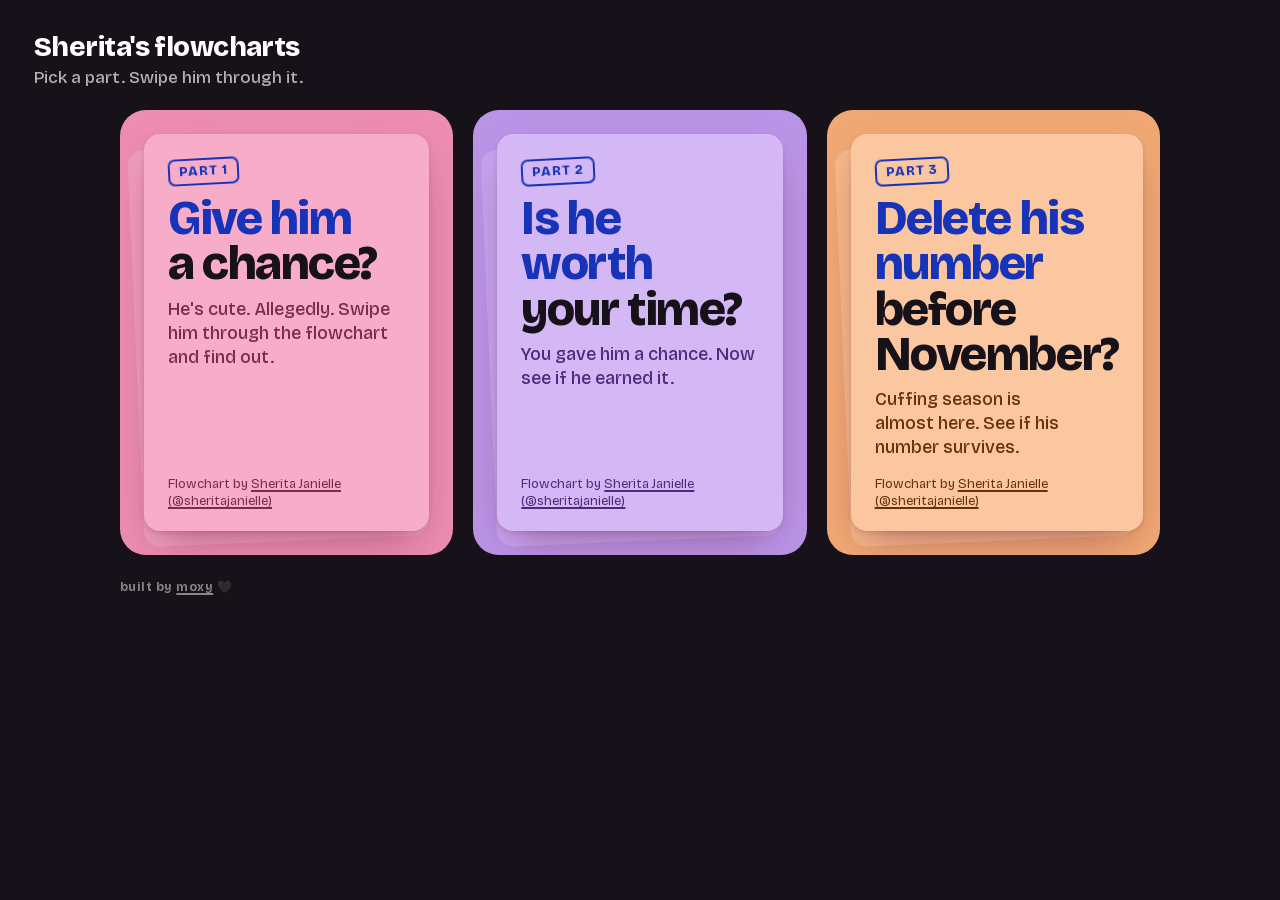
<file: index.html>
<!doctype html>
<html lang="en" class="index">
<head>
  <meta charset="utf-8">
  <meta name="viewport" content="width=device-width, initial-scale=1, viewport-fit=cover">
  <title>Sherita's flowcharts</title>
  <meta name="description" content="Sherita Janielle's dating flowcharts, one swipe at a time. Part 1: should you give him a chance? Part 2: is he worth your time? Part 3: should you delete his number before November?">
  <meta name="theme-color" content="#17111a">
  <meta name="color-scheme" content="dark">
  <meta property="og:title" content="Sherita's flowcharts">
  <meta property="og:description" content="Sherita Janielle's dating flowcharts, one swipe at a time. Part 1: should you give him a chance? Part 2: is he worth your time? Part 3: should you delete his number before November?">
  <meta property="og:type" content="website">
  <link rel="icon" href="data:image/svg+xml,%3Csvg xmlns='http://www.w3.org/2000/svg' viewBox='0 0 64 64'%3E%3Crect width='64' height='64' rx='8' fill='%2317111a'/%3E%3Ctext x='32' y='46' font-family='Arial, sans-serif' font-size='40' font-weight='800' text-anchor='middle' fill='%23f7acc7'%3E%3F%3C/text%3E%3C/svg%3E">
  <link rel="preload" href="fonts/BricolageGrotesque-latin.woff2" as="font" type="font/woff2" crossorigin>
  <link rel="stylesheet" href="style.css">
  <link rel="stylesheet" href="index.css">
</head>
<body class="index">
  <div class="index-page" data-theme="pink">
  <a class="skip" href="#parts">Skip to the parts</a>

  <header class="masthead">
    <h1>Sherita's flowcharts</h1>
    <p>Pick a part. Swipe him through it.</p>
  </header>

  <!--
    One panel per part. To add another part: make a folder (part-slug/) with its own
    index.html + deck.js like the others, then copy a <li> below and change
    the part number, the title, the lede, the href. Give it data-theme="..." if it has its own colour in
    style.css; leave the attribute off for pink.
  -->
  <ol class="parts" id="parts">
    <li class="panel">
      <article class="mini">
        <span class="part">Part 1</span>
        <h2 class="title"><a href="give-him-a-chance/">Give him <em>a chance?</em></a></h2>
        <p class="lede">He's cute. Allegedly. Swipe him through the flowchart and find out.</p>
        <p class="credit">Flowchart by <a href="https://www.instagram.com/sheritajanielle/" rel="noopener">Sherita Janielle (@sheritajanielle)</a></p>
      </article>
    </li>
    <li class="panel" data-theme="lilac">
      <article class="mini">
        <span class="part">Part 2</span>
        <h2 class="title"><a href="worth-your-time/">Is he worth <em>your time?</em></a></h2>
        <p class="lede">You gave him a chance. Now see if he earned it.</p>
        <p class="credit">Flowchart by <a href="https://www.instagram.com/sheritajanielle/" rel="noopener">Sherita Janielle (@sheritajanielle)</a></p>
      </article>
    </li>
    <li class="panel" data-theme="apricot">
      <article class="mini">
        <span class="part">Part 3</span>
        <h2 class="title"><a href="delete-his-number/">Delete his number <em>before November?</em></a></h2>
        <p class="lede">Cuffing season is almost here. See if his number survives.</p>
        <p class="credit">Flowchart by <a href="https://www.instagram.com/sheritajanielle/" rel="noopener">Sherita Janielle (@sheritajanielle)</a></p>
      </article>
    </li>
  </ol>

  <footer class="colophon">
    <p class="credit"><span class="byline">built by <a href="https://github.com/MockSea" rel="noopener">Moxy</a> 🖤</span></p>
  </footer>

  <noscript>
    <p class="noscript-note">The parts open without JavaScript; the decks inside need it to deal the cards.</p>
  </noscript>

  </div>
  <script src="index.js" defer></script>
</body>
</html>
</file>
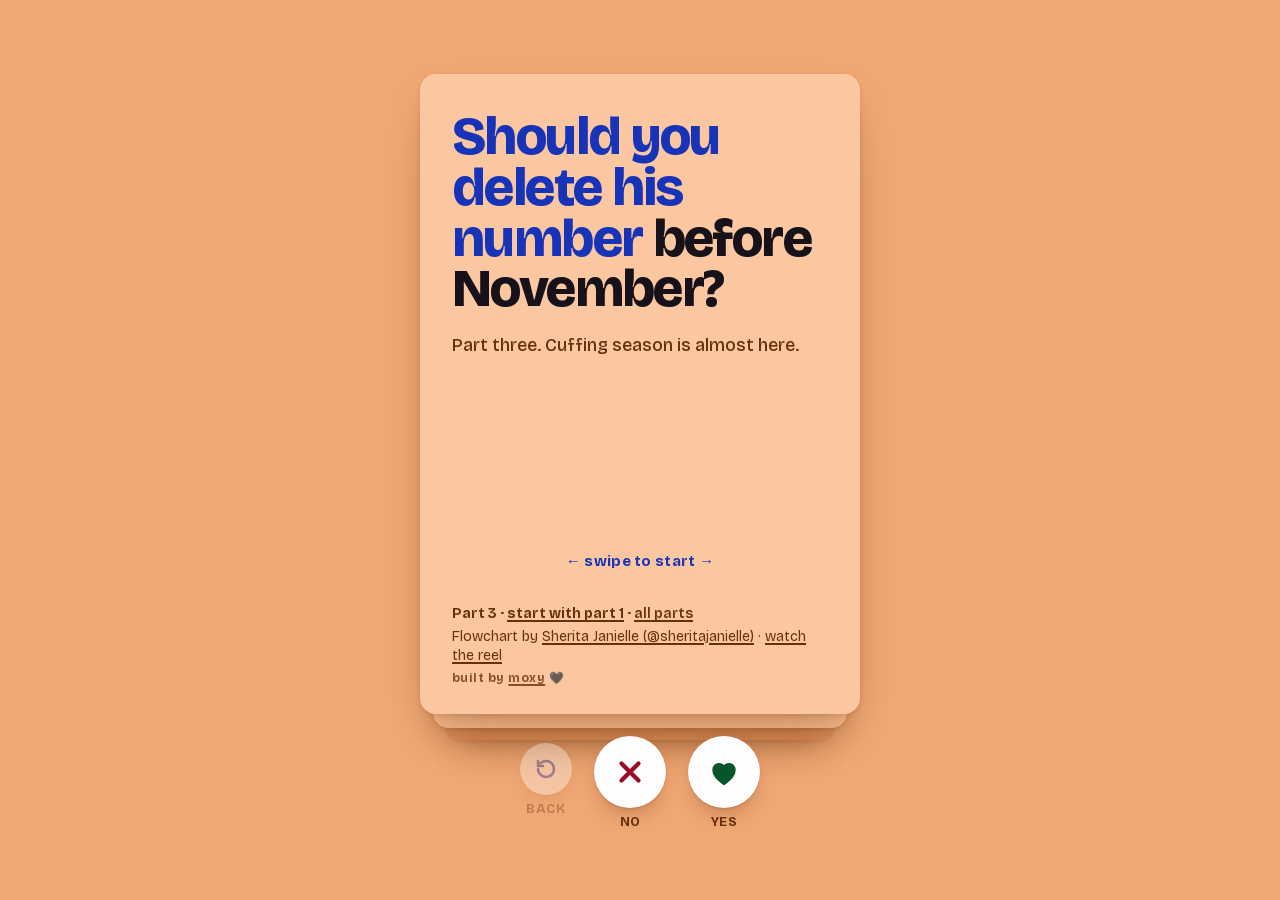
<file: delete-his-number/index.html>
<!doctype html>
<html lang="en" data-theme="apricot">
<head>
  <meta charset="utf-8">
  <meta name="viewport" content="width=device-width, initial-scale=1, viewport-fit=cover">
  <title>Should you delete his number before November?</title>
  <meta name="description" content="Part three. Cuffing season is almost here. Swipe him through Sherita Janielle's flowchart and find out if his number makes it to November.">
  <meta name="theme-color" content="#f0a874">
  <meta name="color-scheme" content="light">
  <meta property="og:title" content="Should you delete his number before November?">
  <meta property="og:description" content="Part three. Cuffing season is almost here. Swipe him through Sherita Janielle's flowchart and find out if his number makes it to November.">
  <meta property="og:type" content="website">
  <link rel="icon" href="data:image/svg+xml,%3Csvg xmlns='http://www.w3.org/2000/svg' viewBox='0 0 64 64'%3E%3Crect width='64' height='64' rx='8' fill='%23fbc7a0'/%3E%3Ctext x='32' y='46' font-family='Arial, sans-serif' font-size='40' font-weight='800' text-anchor='middle' fill='%231733b8'%3E%3F%3C/text%3E%3C/svg%3E">
  <link rel="preload" href="../fonts/BricolageGrotesque-latin.woff2" as="font" type="font/woff2" crossorigin>
  <link rel="stylesheet" href="../style.css">
  <link rel="stylesheet" href="../index.css">
</head>
<body>
  <a class="skip" href="#card">Skip to the question</a>

  <div class="app" id="app" data-screen="start">
    <div class="col">
      <main class="deck" id="deck">
        <div class="under under-2" aria-hidden="true"></div>
        <div class="under under-1" aria-hidden="true"></div>
        <section class="card start" id="card" tabindex="-1" aria-live="polite"></section>
      </main>

      <div class="dock" id="dock">
        <button class="act rewind" id="back" type="button" disabled>
          <span class="disc"><svg viewBox="0 0 24 24" fill="none" stroke="currentColor" stroke-width="2.5" stroke-linecap="round" stroke-linejoin="round" aria-hidden="true"><path d="M4 12a8 8 0 1 0 2.3-5.7"/><path d="M4 4v5h5"/></svg></span>
          <span class="word">Back</span>
        </button>
        <button class="act no" id="act-no" type="button">
          <span class="disc"><svg viewBox="0 0 24 24" fill="none" stroke="currentColor" stroke-width="3" stroke-linecap="round" stroke-linejoin="round" aria-hidden="true"><path d="M6 6l12 12M18 6L6 18"/></svg></span>
          <span class="word">No</span>
        </button>
        <button class="act yes" id="act-yes" type="button">
          <span class="disc"><svg viewBox="0 0 24 24" fill="currentColor" stroke="currentColor" stroke-width="1.5" stroke-linejoin="round" aria-hidden="true"><path d="M12 20.5s-7.5-4.6-7.5-10A4.2 4.2 0 0 1 12 8a4.2 4.2 0 0 1 7.5 2.5c0 5.4-7.5 10-7.5 10z"/></svg></span>
          <span class="word">Yes</span>
        </button>
      </div>
    </div>
  </div>

  <noscript>
    <div class="noscript">
      <p>This needs JavaScript to deal the cards. Part three of the flowchart is by <a href="https://www.instagram.com/sheritajanielle/">Sherita Janielle (@sheritajanielle)</a>, in <a href="https://www.instagram.com/reel/DehulYnvT7W/">this reel</a>. Part one is <a href="../give-him-a-chance/">here</a>, part two is <a href="../worth-your-time/">here</a>, and <a href="../">all the parts</a> are here.</p>
    </div>
  </noscript>

  <script src="deck.js" defer></script>
  <script src="../app.js" defer></script>
  <script src="../index.js" defer></script>
</body>
</html>
</file>
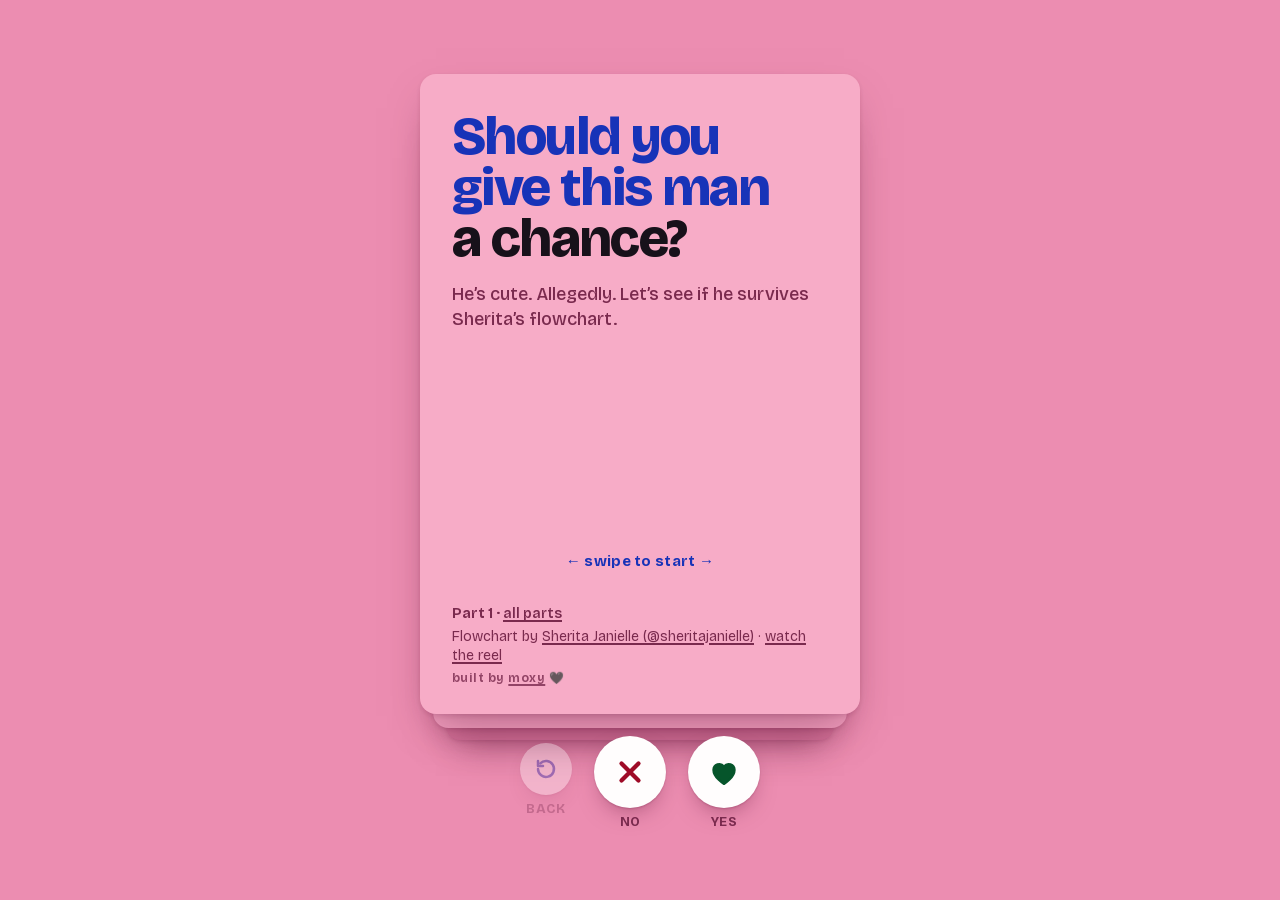
<file: give-him-a-chance/index.html>
<!doctype html>
<html lang="en">
<head>
  <meta charset="utf-8">
  <meta name="viewport" content="width=device-width, initial-scale=1, viewport-fit=cover">
  <title>Should you give this man a chance?</title>
  <meta name="description" content="He's cute. Allegedly. Swipe him through Sherita Janielle's flowchart and find out.">
  <meta name="theme-color" content="#ec8db1">
  <meta name="color-scheme" content="light">
  <meta property="og:title" content="Should you give this man a chance?">
  <meta property="og:description" content="He's cute. Allegedly. Swipe him through Sherita Janielle's flowchart and find out.">
  <meta property="og:type" content="website">
  <link rel="icon" href="data:image/svg+xml,%3Csvg xmlns='http://www.w3.org/2000/svg' viewBox='0 0 64 64'%3E%3Crect width='64' height='64' rx='8' fill='%23f7acc7'/%3E%3Ctext x='32' y='46' font-family='Arial, sans-serif' font-size='40' font-weight='800' text-anchor='middle' fill='%231733b8'%3E%3F%3C/text%3E%3C/svg%3E">
  <link rel="preload" href="../fonts/BricolageGrotesque-latin.woff2" as="font" type="font/woff2" crossorigin>
  <link rel="stylesheet" href="../style.css">
  <link rel="stylesheet" href="../index.css">
</head>
<body>
  <a class="skip" href="#card">Skip to the question</a>

  <div class="app" id="app" data-screen="start">
    <div class="col">
      <main class="deck" id="deck">
        <div class="under under-2" aria-hidden="true"></div>
        <div class="under under-1" aria-hidden="true"></div>
        <section class="card start" id="card" tabindex="-1" aria-live="polite"></section>
      </main>

      <div class="dock" id="dock">
        <button class="act rewind" id="back" type="button" disabled>
          <span class="disc"><svg viewBox="0 0 24 24" fill="none" stroke="currentColor" stroke-width="2.5" stroke-linecap="round" stroke-linejoin="round" aria-hidden="true"><path d="M4 12a8 8 0 1 0 2.3-5.7"/><path d="M4 4v5h5"/></svg></span>
          <span class="word">Back</span>
        </button>
        <button class="act no" id="act-no" type="button">
          <span class="disc"><svg viewBox="0 0 24 24" fill="none" stroke="currentColor" stroke-width="3" stroke-linecap="round" stroke-linejoin="round" aria-hidden="true"><path d="M6 6l12 12M18 6L6 18"/></svg></span>
          <span class="word">No</span>
        </button>
        <button class="act yes" id="act-yes" type="button">
          <span class="disc"><svg viewBox="0 0 24 24" fill="currentColor" stroke="currentColor" stroke-width="1.5" stroke-linejoin="round" aria-hidden="true"><path d="M12 20.5s-7.5-4.6-7.5-10A4.2 4.2 0 0 1 12 8a4.2 4.2 0 0 1 7.5 2.5c0 5.4-7.5 10-7.5 10z"/></svg></span>
          <span class="word">Yes</span>
        </button>
      </div>
    </div>
  </div>

  <noscript>
    <div class="noscript">
      <p>This needs JavaScript to deal the cards. The flowchart itself is by <a href="https://www.instagram.com/sheritajanielle/">Sherita Janielle (@sheritajanielle)</a>, in <a href="https://www.instagram.com/reel/DeKs-qdvu4l/">this reel</a>. <a href="../">All the parts</a> are here.</p>
    </div>
  </noscript>

  <script src="deck.js" defer></script>
  <script src="../app.js" defer></script>
  <script src="../index.js" defer></script>
</body>
</html>
</file>
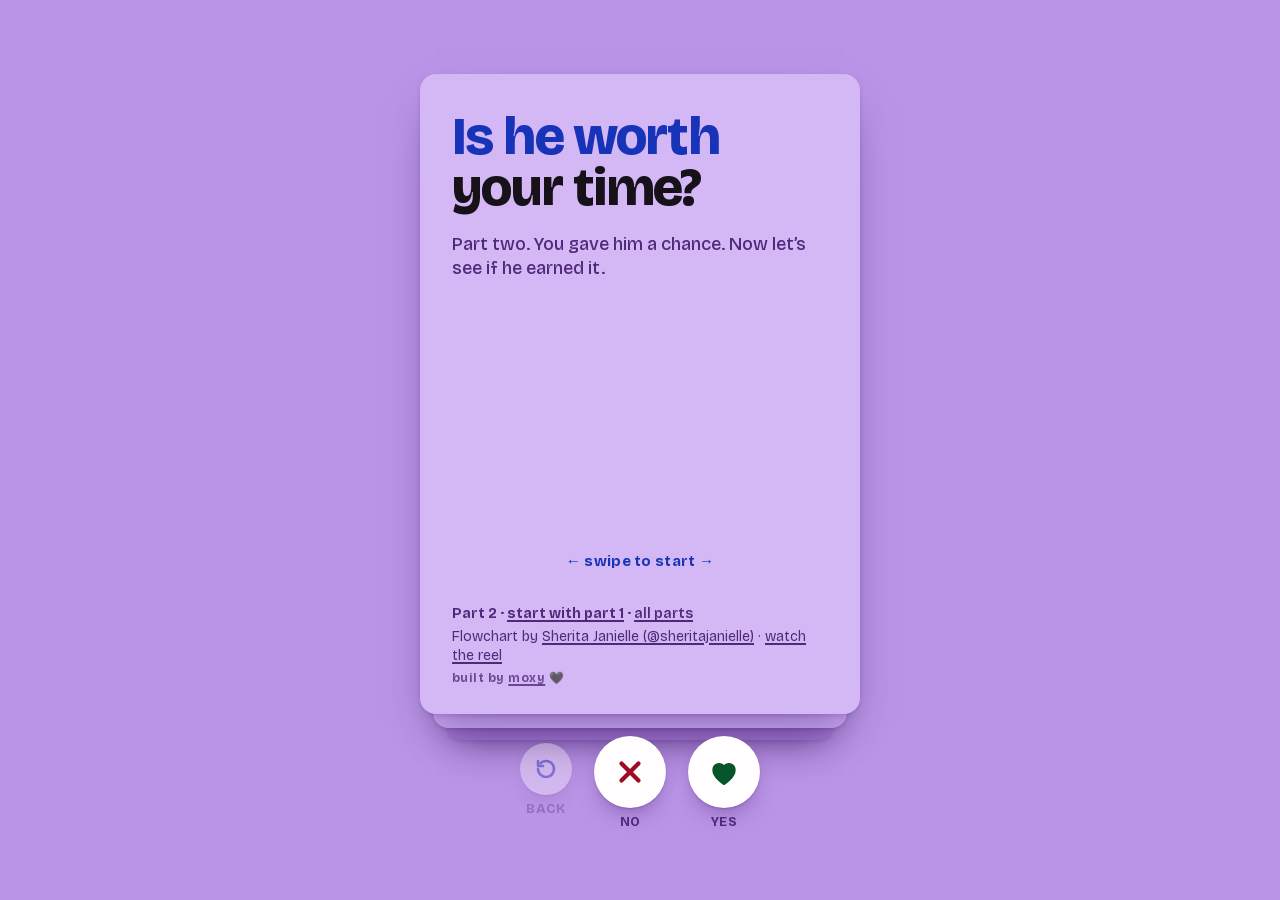
<file: worth-your-time/index.html>
<!doctype html>
<html lang="en" data-theme="lilac">
<head>
  <meta charset="utf-8">
  <meta name="viewport" content="width=device-width, initial-scale=1, viewport-fit=cover">
  <title>Is he worth your time?</title>
  <meta name="description" content="Part two. You gave him a chance. Now swipe him through Sherita Janielle's follow-up flowchart and see if he earned it.">
  <meta name="theme-color" content="#ba94e6">
  <meta name="color-scheme" content="light">
  <meta property="og:title" content="Is he worth your time?">
  <meta property="og:description" content="Part two. You gave him a chance. Now swipe him through Sherita Janielle's follow-up flowchart and see if he earned it.">
  <meta property="og:type" content="website">
  <link rel="icon" href="data:image/svg+xml,%3Csvg xmlns='http://www.w3.org/2000/svg' viewBox='0 0 64 64'%3E%3Crect width='64' height='64' rx='8' fill='%23d4b7f5'/%3E%3Ctext x='32' y='46' font-family='Arial, sans-serif' font-size='40' font-weight='800' text-anchor='middle' fill='%231733b8'%3E%3F%3C/text%3E%3C/svg%3E">
  <link rel="preload" href="../fonts/BricolageGrotesque-latin.woff2" as="font" type="font/woff2" crossorigin>
  <link rel="stylesheet" href="../style.css">
  <link rel="stylesheet" href="../index.css">
</head>
<body>
  <a class="skip" href="#card">Skip to the question</a>

  <div class="app" id="app" data-screen="start">
    <div class="col">
      <main class="deck" id="deck">
        <div class="under under-2" aria-hidden="true"></div>
        <div class="under under-1" aria-hidden="true"></div>
        <section class="card start" id="card" tabindex="-1" aria-live="polite"></section>
      </main>

      <div class="dock" id="dock">
        <button class="act rewind" id="back" type="button" disabled>
          <span class="disc"><svg viewBox="0 0 24 24" fill="none" stroke="currentColor" stroke-width="2.5" stroke-linecap="round" stroke-linejoin="round" aria-hidden="true"><path d="M4 12a8 8 0 1 0 2.3-5.7"/><path d="M4 4v5h5"/></svg></span>
          <span class="word">Back</span>
        </button>
        <button class="act no" id="act-no" type="button">
          <span class="disc"><svg viewBox="0 0 24 24" fill="none" stroke="currentColor" stroke-width="3" stroke-linecap="round" stroke-linejoin="round" aria-hidden="true"><path d="M6 6l12 12M18 6L6 18"/></svg></span>
          <span class="word">No</span>
        </button>
        <button class="act yes" id="act-yes" type="button">
          <span class="disc"><svg viewBox="0 0 24 24" fill="currentColor" stroke="currentColor" stroke-width="1.5" stroke-linejoin="round" aria-hidden="true"><path d="M12 20.5s-7.5-4.6-7.5-10A4.2 4.2 0 0 1 12 8a4.2 4.2 0 0 1 7.5 2.5c0 5.4-7.5 10-7.5 10z"/></svg></span>
          <span class="word">Yes</span>
        </button>
      </div>
    </div>
  </div>

  <noscript>
    <div class="noscript">
      <p>This needs JavaScript to deal the cards. Part two of the flowchart is by <a href="https://www.instagram.com/sheritajanielle/">Sherita Janielle (@sheritajanielle)</a>, in <a href="https://www.instagram.com/reel/DeSKNONvs7q/">this reel</a>. Part one is <a href="../give-him-a-chance/">here</a>, and <a href="../">all the parts</a> are here.</p>
    </div>
  </noscript>

  <script src="deck.js" defer></script>
  <script src="../app.js" defer></script>
  <script src="../index.js" defer></script>
</body>
</html>
</file>
<file: style.css>
/* A deck of profile cards on her pink ground. One card at a time, the next
   two peeking from underneath, a dock of round buttons below. */

@font-face {
  font-family: 'Bricolage';
  src: url('fonts/BricolageGrotesque-latin.woff2') format('woff2');
  font-weight: 200 800;
  font-stretch: 75% 100%;
  font-display: swap;
}

:root, [data-theme="pink"] {
  --ground: #ec8db1;
  --ground-deep: #d9759d;
  --paper: #f7acc7;
  --paper-under: #f09dbd;
  --board: #f8f9f7;
  --ink: #17111a;
  --ink-soft: #7a2a4e;
  --blue: #1733b8;
  --red: #9e0b27;
  --green: #06552b;
  --white: #fffdfd;
  --shade: 90, 15, 50; /* the shadow tint, an rgb triple */
  --radius: 16px;
  --card-shadow: 0 18px 40px -16px rgba(var(--shade), .5), 0 2px 6px -2px rgba(var(--shade), .25);
  --ease: cubic-bezier(0.16, 1, 0.3, 1);
  --fly: 420ms;
  --snap: 320ms;
  --dock-h: 112px;
  color-scheme: light;
}

/* Each part has a colour. Pink is the default above; a deck picks another
   family with data-theme on <html>, and the index puts the same attribute on
   that part's panel. Ink and the marker set (blue, green, red) stay the same,
   so check them against the new paper: all five text colours clear WCAG AA. */
[data-theme="lilac"] {
  --ground: #ba94e6;
  --ground-deep: #a479d5;
  --paper: #d4b7f5;
  --paper-under: #c7a4ef;
  --ink-soft: #4f297a;
  --shade: 50, 15, 90;
}
[data-theme="apricot"] {
  --ground: #f0a874;
  --ground-deep: #e0905a;
  --paper: #fbc7a0;
  --paper-under: #f6b88a;
  --ink-soft: #6a2f0c;
  --shade: 110, 50, 15;
}

*, *::before, *::after { box-sizing: border-box; }

html, body {
  margin: 0;
  overflow-x: clip;
  background: var(--ground);
}

body {
  color: var(--ink);
  font-family: 'Bricolage', 'Helvetica Neue', Arial, sans-serif;
  font-size: 17px;
  line-height: 1.35;
  -webkit-font-smoothing: antialiased;
  -webkit-tap-highlight-color: transparent;
}

::selection { background: var(--blue); color: var(--white); }
:focus-visible { outline: 3px solid var(--blue); outline-offset: 3px; border-radius: 6px; }
a { color: inherit; text-decoration-thickness: 1.5px; text-underline-offset: 2px; }
a:hover { color: var(--blue); }

.skip {
  position: absolute;
  left: 12px;
  top: -60px;
  z-index: 10;
  padding: 10px 14px;
  background: var(--ink);
  color: var(--white);
  border-radius: 8px;
}
.skip:focus { top: 12px; }

/* ---- app shell ---------------------------------------------------------- */

.app {
  height: 100dvh;
  overflow: hidden;
  background: var(--ground);
  padding: max(12px, env(safe-area-inset-top)) max(16px, env(safe-area-inset-right))
    max(12px, env(safe-area-inset-bottom)) max(16px, env(safe-area-inset-left));
  display: flex;
  justify-content: center;
}

.col {
  width: 100%;
  max-width: 440px;
  display: flex;
  flex-direction: column;
  min-height: 0;
}

.deck {
  position: relative;
  flex: 1;
  min-height: 0;
  --p: 0;
}

.under {
  position: absolute;
  inset: 0;
  border-radius: var(--radius);
  background: var(--paper-under);
  transform-origin: 50% 100%;
  box-shadow: var(--card-shadow);
}
.under-1 { transform: translateY(calc(14px * (1 - var(--p)))) scale(calc(.94 + .06 * var(--p))); }
.under-2 { transform: translateY(calc(26px - 12px * var(--p))) scale(calc(.88 + .06 * var(--p))); background: var(--ground-deep); opacity: .9; }
.deck.snapping .under,
.deck.flying .under { transition: transform var(--snap) var(--ease); }

.card {
  position: absolute;
  inset: 0;
  display: flex;
  flex-direction: column;
  padding: 24px 24px 20px;
  border-radius: var(--radius);
  background: var(--paper);
  box-shadow: var(--card-shadow);
  overflow: hidden;
  touch-action: pinch-zoom;
  user-select: none;
  -webkit-user-select: none;
  cursor: grab;
  will-change: transform;
  --yes: 0;
  --no: 0;
}
.card.result { cursor: auto; touch-action: auto; user-select: text; -webkit-user-select: text; }
.card.dragging { cursor: grabbing; transition: none; }
.card.snapping { transition: transform var(--snap) var(--ease), --yes var(--snap), --no var(--snap); }
.card.flying { transition: transform var(--fly) cubic-bezier(.3, .7, .4, 1); }
.card.settle { animation: settle 400ms var(--ease); }
.card.from-left { transform: translate(-130%, 0) rotate(-24deg); }
.card.from-right { transform: translate(130%, 0) rotate(24deg); }
.card.returning { transition: transform var(--fly) var(--ease); transform: none; }

@keyframes settle {
  from { transform: translateY(18px) scale(.97); opacity: .6; }
  to { transform: none; opacity: 1; }
}

.spacer { flex: 1; }

/* ---- type ----------------------------------------------------------------- */

h1 { margin: 0; }
h1:focus-visible { outline: none; }

.title {
  font-size: clamp(38px, 11vw, 54px);
  line-height: .94;
  font-weight: 800;
  font-stretch: 90%;
  letter-spacing: -0.03em;
  color: var(--blue);
  text-wrap: balance;
  margin-top: 6px;
}
.title em { font-style: normal; color: var(--ink); }

.nudge {
  margin: 0 0 14px;
  text-align: center;
  font-size: 15px;
  font-weight: 700;
  letter-spacing: .02em;
  color: var(--blue);
  animation: nudge 1.6s ease-in-out infinite;
}
.nudge::before { content: '← '; }
.nudge::after { content: ' →'; }
@keyframes nudge {
  0%, 100% { transform: translateX(0); }
  25% { transform: translateX(-8px); }
  75% { transform: translateX(8px); }
}
@media (prefers-reduced-motion: reduce) { .nudge { animation: none; } }

.lede {
  margin: 18px 0 0;
  font-size: 18px;
  font-weight: 500;
  color: var(--ink-soft);
  max-width: 34ch;
  text-wrap: pretty;
}

.marks {
  list-style: none;
  margin: 0 0 22px;
  padding: 0;
  display: grid;
  grid-template-columns: repeat(var(--n, 8), 1fr);
  gap: 5px;
}
.marks li { height: 5px; border-radius: 3px; background: rgba(23, 17, 26, .14); }
.marks li.done { background: var(--ink); }
.marks li.now { background: var(--blue); }

.card.question .spacer.top { flex: .8; }
.card.question .spacer { flex: 1.2; }

.note {
  margin: 16px 0 0;
  font-size: 17px;
  line-height: 1.3;
  font-weight: 600;
  color: var(--ink-soft);
  max-width: 34ch;
  text-wrap: pretty;
}
.note cite { display: block; margin-top: 4px; font-size: 13px; font-style: normal; font-weight: 600; opacity: .8; }

.q {
  font-size: clamp(34px, 9.6vw, 46px);
  line-height: 1;
  font-weight: 800;
  font-stretch: 88%;
  letter-spacing: -0.03em;
  color: var(--blue);
  text-wrap: balance;
}

/* The ink stamp that comes up as the card moves. */
.stamp {
  position: absolute;
  top: 22px;
  padding: 4px 12px 2px;
  border: 4px solid currentColor;
  border-radius: 8px;
  font-size: 40px;
  line-height: 1;
  font-weight: 800;
  font-stretch: 80%;
  letter-spacing: 0.02em;
  text-transform: uppercase;
  pointer-events: none;
}
.stamp.yes { left: 18px; color: var(--green); transform: rotate(-16deg); opacity: var(--yes); }
.stamp.no { right: 18px; color: var(--red); transform: rotate(16deg); opacity: var(--no); }

/* ---- dock ------------------------------------------------------------------ */

.dock {
  /* Route opacity creates a stacking context even at opacity:1. Keep the
     live dock in that same paint order so card shadows cannot pop over it. */
  isolation: isolate;
  height: var(--dock-h);
  flex: none;
  display: flex;
  justify-content: center;
  align-items: flex-start;
  gap: 22px;
  padding-top: 22px;
}

.act {
  appearance: none;
  border: 0;
  padding: 0;
  background: none;
  font: inherit;
  color: var(--ink);
  display: flex;
  flex-direction: column;
  align-items: center;
  gap: 6px;
  cursor: pointer;
  transition: transform 180ms var(--ease), opacity 180ms;
}
.act .disc {
  width: 72px;
  height: 72px;
  border-radius: 50%;
  background: var(--white);
  box-shadow: 0 10px 24px -10px rgba(var(--shade), .55), 0 1px 2px rgba(var(--shade), .2);
  display: grid;
  place-items: center;
  transition: transform 180ms var(--ease), background 180ms;
}
.act .disc svg { width: 34px; height: 34px; }
.act .word { font-size: 13px; font-weight: 700; letter-spacing: 0.02em; text-transform: uppercase; color: var(--ink-soft); }
.act.no .disc { color: var(--red); }
.act.yes .disc { color: var(--green); }
.act.rewind { align-self: center; }
.act.rewind .disc { width: 52px; height: 52px; color: var(--blue); }
.act.rewind .disc svg { width: 24px; height: 24px; }
.act:hover:not(:disabled) .disc { transform: scale(1.06); }
.act:active:not(:disabled) .disc { transform: scale(.94); }
.act:disabled { opacity: .35; cursor: default; }
.act:focus-visible { outline: none; }
.act:focus-visible .disc { outline: 3px solid var(--blue); outline-offset: 3px; }


/* ---- buttons --------------------------------------------------------------- */

.btn {
  appearance: none;
  border: 0;
  width: 100%;
  padding: 16px 20px;
  border-radius: 12px;
  background: var(--ink);
  color: var(--white);
  font: inherit;
  font-size: 18px;
  font-weight: 700;
  display: inline-flex;
  justify-content: center;
  align-items: center;
  gap: 10px;
  cursor: pointer;
  transition: transform 160ms var(--ease), background 160ms;
}
.btn svg { width: 20px; height: 20px; }
.btn span { display: inline-flex; }
.btn:hover { background: var(--blue); }
.btn:active { transform: scale(.98); }
.btn.quiet { background: transparent; color: var(--ink); box-shadow: inset 0 0 0 2px var(--ink); }
.btn.quiet:hover { background: rgba(255, 255, 255, .35); }
.btn.copied { background: var(--green); }

/* ---- result ---------------------------------------------------------------- */

.app[data-screen="result"] {
  height: auto;
  min-height: 100dvh;
  overflow: visible;
}
.app[data-screen="result"] .deck { flex: none; }
.app[data-screen="result"] .under,
.app[data-screen="result"] .dock { display: none; }
.app[data-screen="result"] .card { position: relative; inset: auto; }

.slam {
  position: relative;
  margin: 8px 0 22px;
  display: flex;
  justify-content: center;
}
.verdict {
  display: inline-block;
  padding: 10px 16px 6px;
  border: 5px solid currentColor;
  border-radius: 10px;
  font-size: clamp(30px, 8.6vw, 42px);
  line-height: 1;
  font-weight: 800;
  font-stretch: 80%;
  letter-spacing: 0.01em;
  text-transform: uppercase;
  text-align: center;
  text-wrap: balance;
  transform: rotate(-4deg);
  animation: slam 500ms var(--ease) both;
}
.verdict.no { color: var(--red); }
.verdict.yes { color: var(--green); }

@keyframes slam {
  from { transform: rotate(-4deg) scale(1.8); opacity: 0; }
  60% { transform: rotate(-4deg) scale(.96); opacity: 1; }
  to { transform: rotate(-4deg) scale(1); opacity: 1; }
}

.burst { position: absolute; inset: 0; pointer-events: none; }
.burst span {
  position: absolute;
  left: 50%;
  top: 50%;
  width: 22px;
  height: 22px;
  margin: -11px 0 0 -11px;
  color: var(--red);
  opacity: 0;
  animation: burst 900ms var(--ease) both;
  animation-delay: calc(220ms + var(--d));
  transform: rotate(var(--a));
}
.burst span svg { width: 100%; height: 100%; }
@keyframes burst {
  from { transform: rotate(var(--a)) translateY(0) scale(.4); opacity: 0; }
  20% { opacity: 1; }
  to { transform: rotate(var(--a)) translateY(-120px) scale(1); opacity: 0; }
}


.quote {
  margin: 0 0 14px;
  font-size: 22px;
  line-height: 1.2;
  font-weight: 700;
  letter-spacing: -0.01em;
  text-wrap: pretty;
}
.quote cite, .roast cite {
  display: block;
  margin-top: 6px;
  font-size: 14px;
  font-style: normal;
  font-weight: 600;
  color: var(--ink-soft);
}
.quote.plain { font-weight: 600; }

.roast {
  margin: 0 0 20px;
  padding-top: 12px;
  border-top: 1.5px dashed rgba(23, 17, 26, .22);
  font-size: 17px;
  font-weight: 500;
  color: var(--ink-soft);
  text-wrap: pretty;
}
.roast cite { margin-top: 2px; font-size: 13px; color: var(--ink-soft); opacity: .8; }

.tally {
  list-style: none;
  margin: 0 0 20px;
  padding: 0;
  display: flex;
  flex-direction: column;
  gap: 6px;
  font-size: 15px;
}
.tally li {
  display: flex;
  justify-content: space-between;
  gap: 12px;
  padding: 7px 0;
  border-bottom: 1px solid rgba(23, 17, 26, .12);
}
.tally .a { font-weight: 800; flex: none; }
.tally .a.yes { color: var(--green); }
.tally .a.no { color: var(--red); }

.actions { display: flex; flex-direction: column; gap: 10px; margin-top: 16px; }
.undo {
  appearance: none;
  border: 0;
  background: none;
  padding: 0;
  margin: 0 0 18px;
  align-self: flex-start;
  font: inherit;
  font-size: 15px;
  font-weight: 600;
  color: var(--blue);
  text-decoration: underline;
  text-underline-offset: 2px;
  cursor: pointer;
}

.credit { margin: 0; font-size: 14px; color: var(--ink-soft); }
.series { display: block; margin-bottom: 4px; font-weight: 700; }
.series .all { font-weight: 600; }
.next {
  align-self: flex-start;
  margin: -6px 0 20px;
  font-size: 15px;
  font-weight: 700;
  color: var(--blue);
}
.card.start .credit { margin-top: 20px; }
.byline { display: block; margin-top: 4px; font-size: 12px; font-weight: 700; letter-spacing: .04em; text-transform: lowercase; opacity: .8; }

.noscript {
  position: fixed;
  inset: 0;
  z-index: 20;
  padding: 24px;
  background: var(--paper);
  font-size: 18px;
}

/* ---- desktop ---------------------------------------------------------------- */

@media (min-width: 720px) {
  .app { padding-top: 24px; padding-bottom: 24px; }
  .deck { max-height: 640px; }
  .col { justify-content: center; }
  .card { padding: 32px 32px 28px; }
}

/* ---- reduced motion ------------------------------------------------------------ */

@media (prefers-reduced-motion: reduce) {
  .card, .under, .act, .act .disc, .btn { transition: none !important; animation: none !important; }
  .verdict { animation: none; }
  .burst { display: none; }
}
</file>
<file: index.css>
/* The series index. Loads after style.css and reuses its tokens and type
   (.title, .lede, .credit, .byline); each panel is one part, painted in that
   part's own colour via data-theme, with a mini version of its start card. */

html.index, html.index body { background: var(--ink); }

.index-page {
  min-height: 100dvh;
  display: flex;
  flex-direction: column;
  color: var(--white);
  padding: max(14px, env(safe-area-inset-top)) max(16px, env(safe-area-inset-right))
    max(14px, env(safe-area-inset-bottom)) max(16px, env(safe-area-inset-left));
  box-sizing: border-box;
}

.masthead { margin: 4px 2px 14px; }
.masthead h1 {
  margin: 0;
  font-size: 22px;
  font-weight: 800;
  font-stretch: 90%;
  letter-spacing: -0.02em;
  line-height: 1.1;
}
.masthead p {
  margin: 4px 0 0;
  font-size: 15px;
  font-weight: 500;
  color: rgba(255, 253, 253, .68);
}

/* ---- the panels --------------------------------------------------------- */

.parts {
  list-style: none;
  margin: 0;
  padding: 0;
  flex: 1;
  display: flex;
  flex-direction: column;
  gap: 14px;
}

.panel {
  position: relative;
  flex: 1;
  min-height: 232px;
  display: flex;
  padding: 18px;
  border-radius: 22px;
  background: var(--ground);
  color: var(--ink);
  overflow: hidden;
  transition: transform 160ms var(--ease);
}


/* the next card peeking out from under, same as the deck */
.panel::before {
  content: '';
  position: absolute;
  inset: 18px;
  border-radius: var(--radius);
  background: var(--paper-under);
  transform: rotate(-2.5deg) translateY(10px);
  transform-origin: 50% 100%;
}

.mini {
  z-index: 1; /* a flex item, so this stacks it over ::before without positioning it */
  flex: 1;
  display: flex;
  flex-direction: column;
  padding: 18px 18px 16px;
  border-radius: var(--radius);
  background: var(--paper);
  box-shadow: var(--card-shadow);
}

.part {
  /* Keep the rotated badge on the same compositor path before/during a fade. */
  will-change: opacity;
  align-self: flex-start;
  padding: 3px 9px 2px;
  border: 2px solid var(--blue);
  border-radius: 7px;
  color: var(--blue);
  font-size: 13px;
  font-weight: 800;
  letter-spacing: .08em;
  text-transform: uppercase;
  transform: rotate(-3deg);
}

.mini .title {
  margin: 12px 0 0;
  font-size: clamp(32px, 9.2vw, 46px);
}
.mini .title a { color: inherit; text-decoration: none; }
.mini .title a:hover { color: inherit; }
/* the whole panel is the tap target */
.mini .title a::after { content: ''; position: absolute; inset: 0; }

.mini .lede { margin-top: 10px; font-size: 16px; }

.mini .credit {
  position: relative; /* sits above the stretched link, so the credit is its own tap */
  z-index: 2;
  margin-top: auto;
  padding-top: 16px;
  font-size: 13px;
}

/* ---- the rest ----------------------------------------------------------- */

.colophon { margin: 16px 2px 0; }
.colophon .credit { color: rgba(255, 253, 253, .62); }
.colophon .byline { margin-top: 0; }
.colophon a:hover { color: var(--paper); }

.noscript-note {
  margin: 10px 2px 0;
  font-size: 13px;
  color: rgba(255, 253, 253, .62);
}

/* Route snapshots keep endpoint layout and typography at their live size.
   Only opaque surface clips move. The stage is viewport-fixed even for a
   scrolled verdict; no document-ground layer can leak through its sweep. */
.index-page[hidden] { display: none; }
.route-stage { position: fixed; inset: 0; z-index: 30; overflow: hidden; pointer-events: none; }
.route-view, .route-surface, .route-preview { position: absolute; inset: 0; isolation: isolate; }
.route-stage > .route-view { z-index: 0; }
.route-stage > .route-surface { z-index: 1; }
.route-paper { position: absolute; box-sizing: border-box; }
.route-stage * { animation: none !important; transition: none !important; }
.route-stage .panel { transition: none; }
html.leaving body { pointer-events: none; }

/* ---- wide ------------------------------------------------------------------ */

@media (min-width: 720px) {
  .index-page { padding: 28px 32px; }
  .masthead { margin-bottom: 20px; }
  .masthead h1 { font-size: 28px; }
  .masthead p { font-size: 17px; }
  .parts {
    flex-direction: row;
    gap: 20px;
    width: 100%;
    max-width: 1040px;
    margin: 0 auto;
    flex: 0 0 auto;
  }
  .panel { min-height: 440px; padding: 24px; border-radius: 26px; }
  .panel::before { inset: 24px; }
  .mini { padding: 24px 24px 20px; }
  .mini .title { font-size: 48px; }
  .mini .lede { font-size: 18px; }
  .colophon { width: 100%; max-width: 1040px; margin: 24px auto 0; }
}

@media (prefers-reduced-motion: reduce) {
  .panel { transition: none; }
}
</file>
